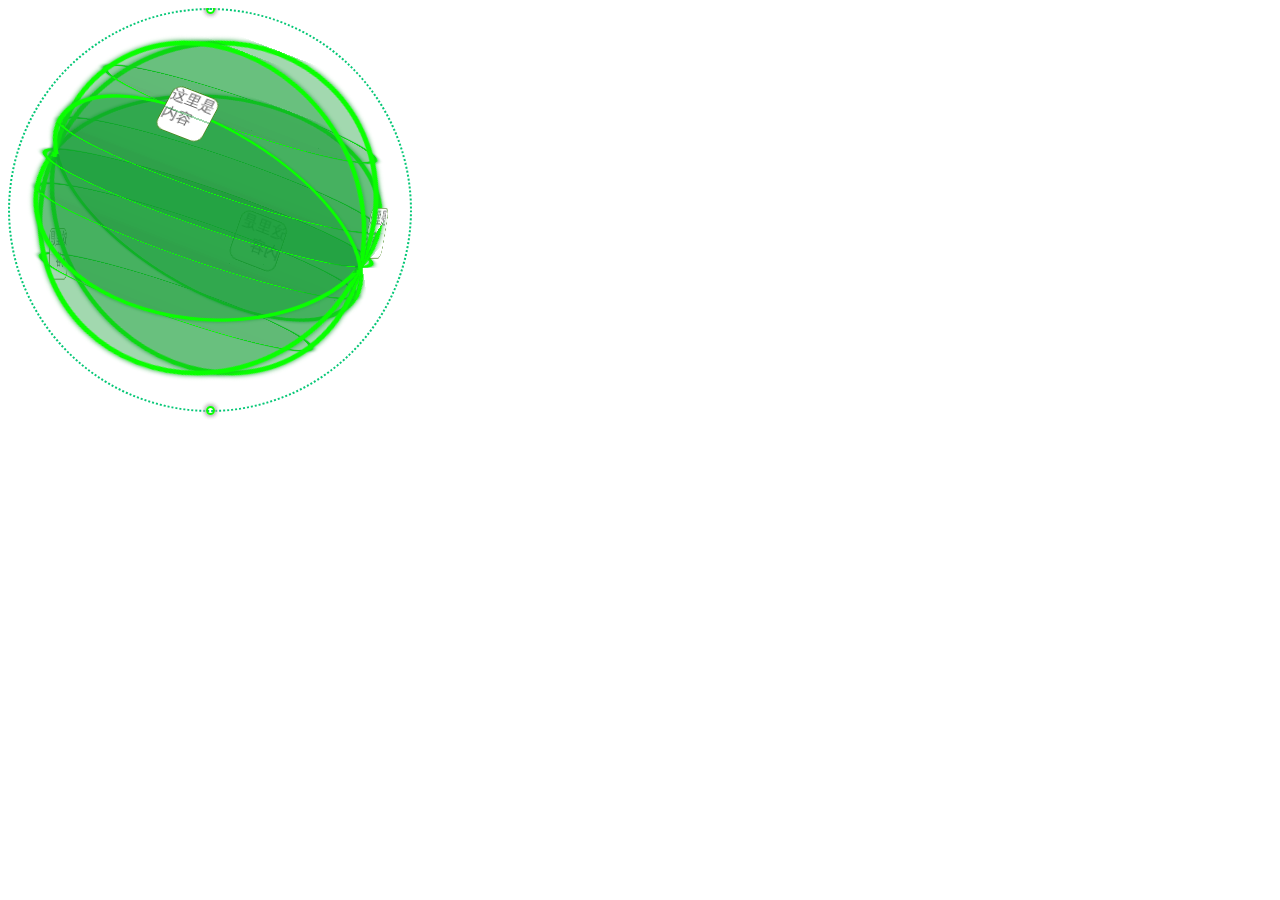
<file: index.html>
<!DOCTYPE html>
<html lang="en">

<head>
    <meta charset="UTF-8">
    <meta name="viewport" content="width=device-width, initial-scale=1.0">
    <meta http-equiv="X-UA-Compatible" content="ie=edge">
    <link href="style/index.css" rel="stylesheet">
    <title>Document</title>
</head>

<body>
    <div class="body">
        <div class="wrap">
            <div class="list">
                <div class="item item1">  
                    <div>这里是内容</div>
                </div>
                <div class="item item2">
                        <div>这里是内容</div>
                </div>
                <div class="item item3">
                        <div>这里是内容</div>
                </div>
                <div class="item item4">
                        <div>这里是内容</div>
                </div>
            </div>
            <div class="biglist">
                <div class="item1"></div>
                <div class="item2"></div>
                <div class="item3"></div>
                <div class="item4"></div>
                <div class="item5"></div>
            </div>
        </div>
        <div class="quan">
            <div class="neiquan">
                <span></span>
                <span></span>
            </div>

        </div>
    </div>
</body>

</html>
</file>
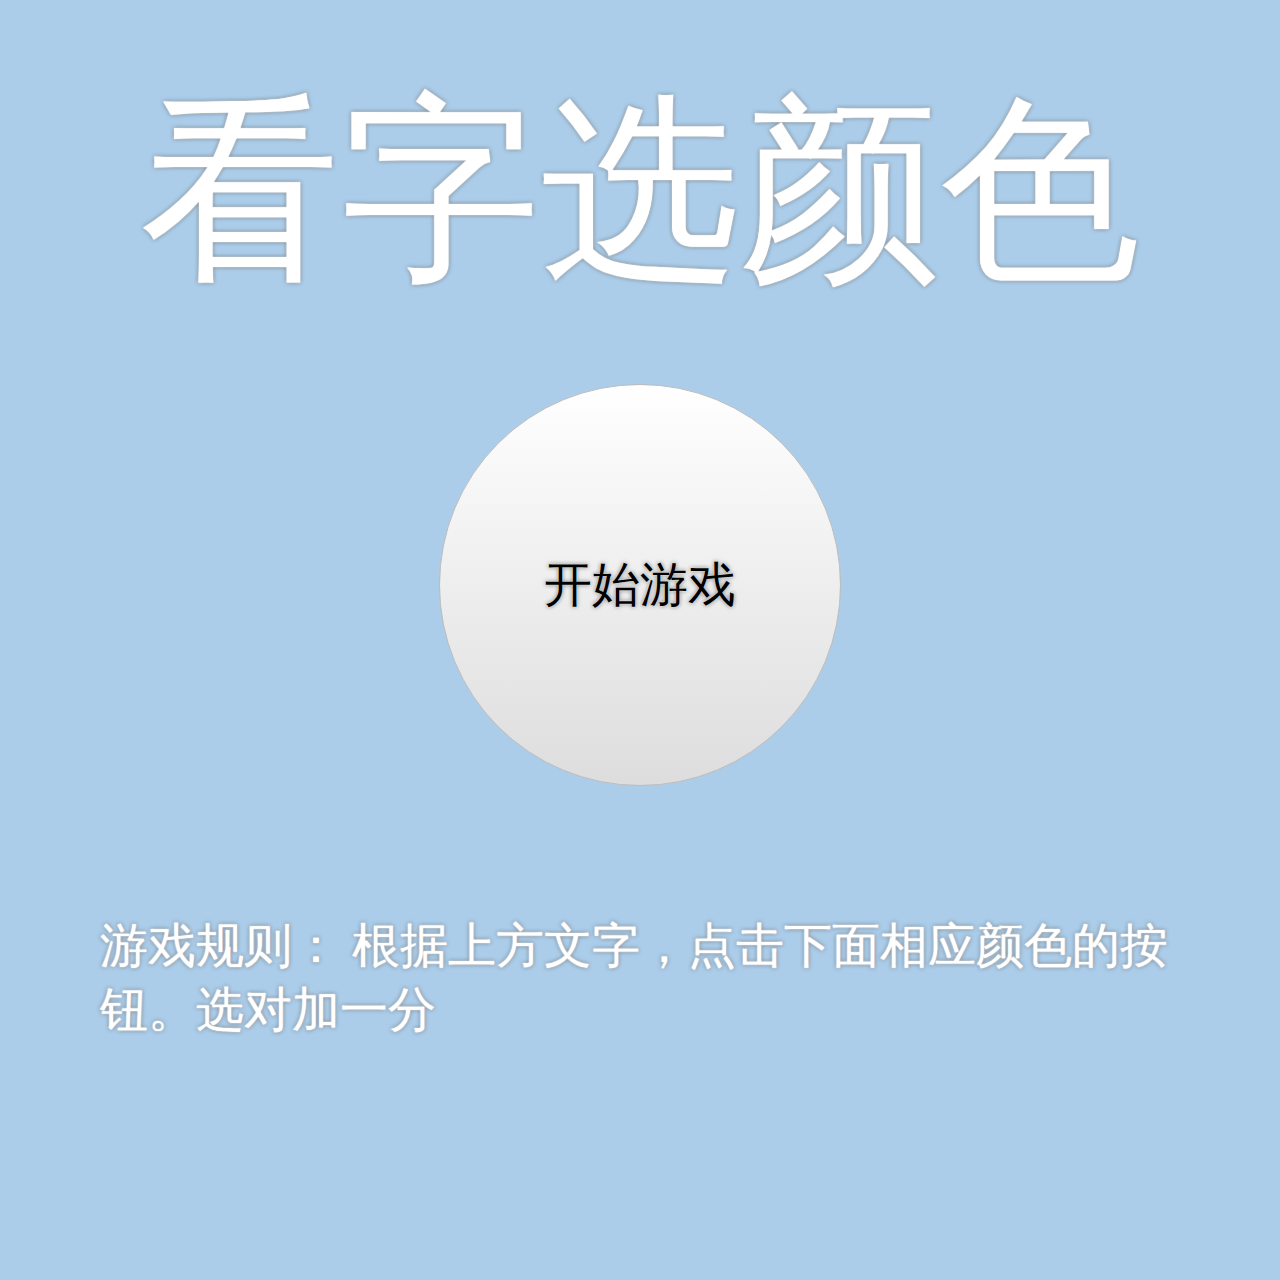
<file: a/index.html>
<!DOCTYPE html>
<html lang="en">

<head>
    <meta charset="UTF-8">
    <meta name="viewport" content="width=device-width, initial-scale=1.0">
    <meta http-equiv="X-UA-Compatible" content="ie=edge">
    <title>看字选颜色</title>
    <link rel="stylesheet" href="css/mian.css">
    <script src="js/dprAuto.js"></script>
    <script src="js/mian.js"></script>
</head>

<body>
    <div class="wrap">
        <div class="content">
            <div class="run">
                <div>
                    <span>剩余时间：
                        <i class="time">0</i>
                    </span>
                    <span>积分：
                        <i class="fen">0</i>
                    </span>
                </div>
                <div class="text">蓝</div>
                <div class="btn">
                    <button>黄</button>
                    <button>黄</button>
                    <button>黄</button>
                    <button>黄</button>
                </div>
            </div>
            <div class="statr">
                <p>看字选颜色</p>
                <p class="on">开始游戏</p>
                <p>

                    游戏规则： 根据上方文字，点击下面相应颜色的按钮。选对加一分
                </p>
            </div>

        </div>
    </div>
    <script>
        (function () {
            statr();
        })()
    </script>
</body>

</html>
</file>
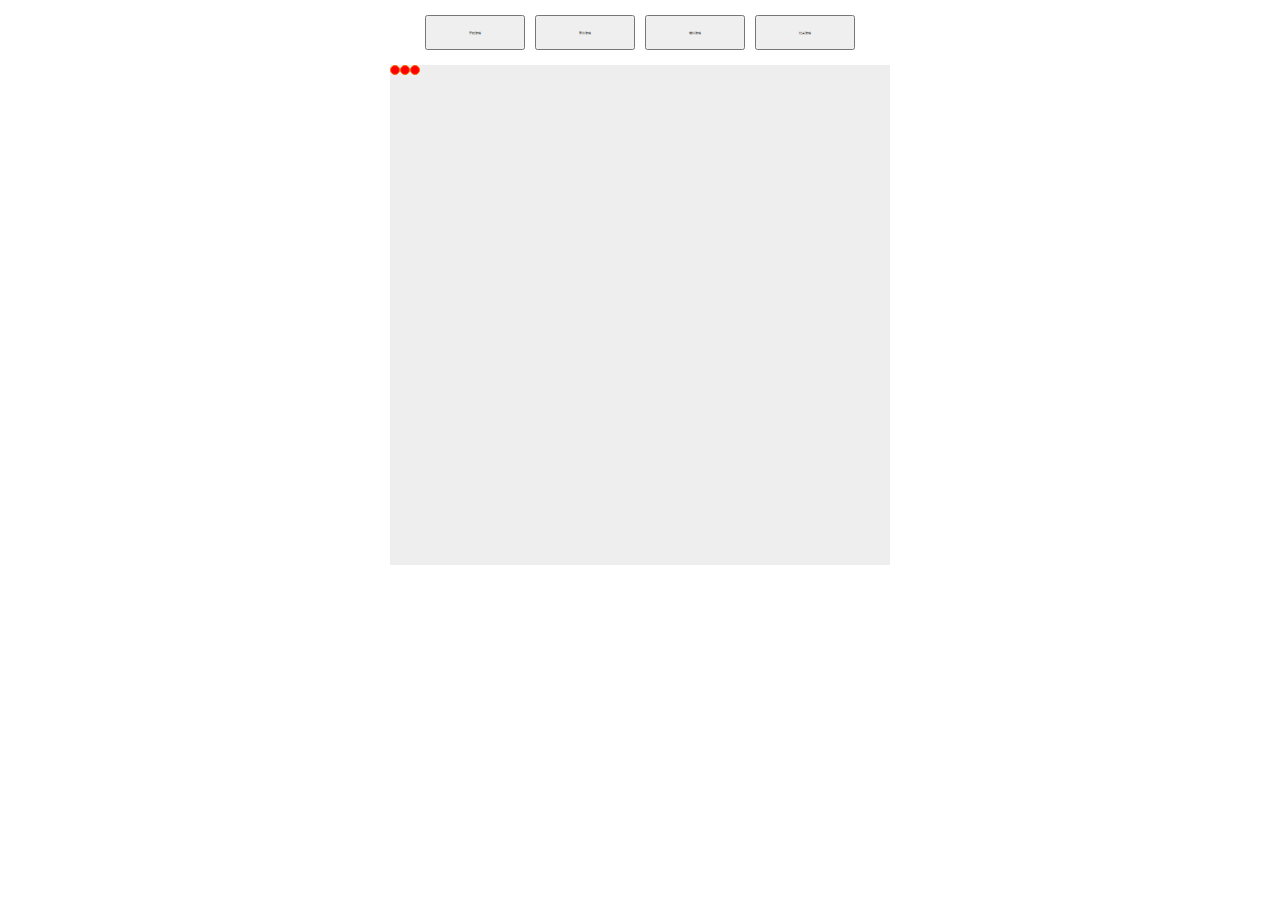
<file: b/index.html>
<!DOCTYPE html>
<html lang="en">

<head>
    <meta charset="UTF-8">
    <meta name="viewport" content="width=device-width, initial-scale=1.0">
    <meta http-equiv="X-UA-Compatible" content="ie=edge">
    <title>Document</title>

    <style>
        html,
        body {
            padding: 0;
            margin: 0;
        }

        #content {
            width: 100%;
        }

        #wrap {
            overflow: hidden;
            display: flex;
            flex-direction: column;
            justify-content: center;
            align-items: center;
            margin: auto;
        }

        #wrap>div {
            overflow: hidden;
            background: #eee;
        }

        #wrap>div>div {
            float: left;
            border: 1px solid #eee;
        }

        /* #wrap>div:nth-child(2n) {
            background: #fff;
        } */

        #wrap>div>div:nth-child(2n) {
            background: #eee;
        }

        #wrap>div>div:nth-child(2n+1) {
            background: #eee;
        }

        #wrap>div>div.bug {
            background: red;
            border-color: #f60;
            border-radius: 50%;
        }

        #wrap>div>div.buga {
            background: #f60;
        }

        #btn {
            width: 100%;
            display: flex;
            justify-content: center;
            align-items: center;
            height: 100%;
            line-height: 50px;
            margin: 10px auto;
        }

        #btn>button {
            margin: 5px;
            font-size:.20rem;
        }

        #dir {
            display: flex;
            justify-content: center;
            align-items: center
        }

        #dir button {
            width: 2rem;
            height: 2rem;
            margin: 10px 0;
            border-radius: 50%;
            font-size: .5rem;
            text-shadow: 0 0 5px #fff, 0 0 2px #000;
            border: 1px solid #ccc;
            background: linear-gradient(#fff, #eee);

        }

        #dir button:hover,
        #dir button:active {
            box-shadow: 0 0 5px #666, 0 0 5px #fff, 0 0 5px #ccc;
            background: linear-gradient(#eee, #fff);
        }

        #dir div:first-of-type {
            display: flex;
            flex-direction: column;
            justify-content: space-around;
        }
    </style>

</head>

<body>
    <div id="content">
        <div id="btn">
            <button>开始游戏</button>
            <button>暂停游戏</button>
            <button>继续游戏</button>
            <button>结束游戏</button>
        </div>
        <div id="wrap">
            <!--这里是游戏地图数据-->
        </div>
        <div id="dir">

            <button>左</button>
            <div>
                <button>上</button>
                <button>下</button>
            </div>
            <button>右</button>
        </div>
    </div>

    <script src="js/mian.js"></script>
</body>

</html>
</file>
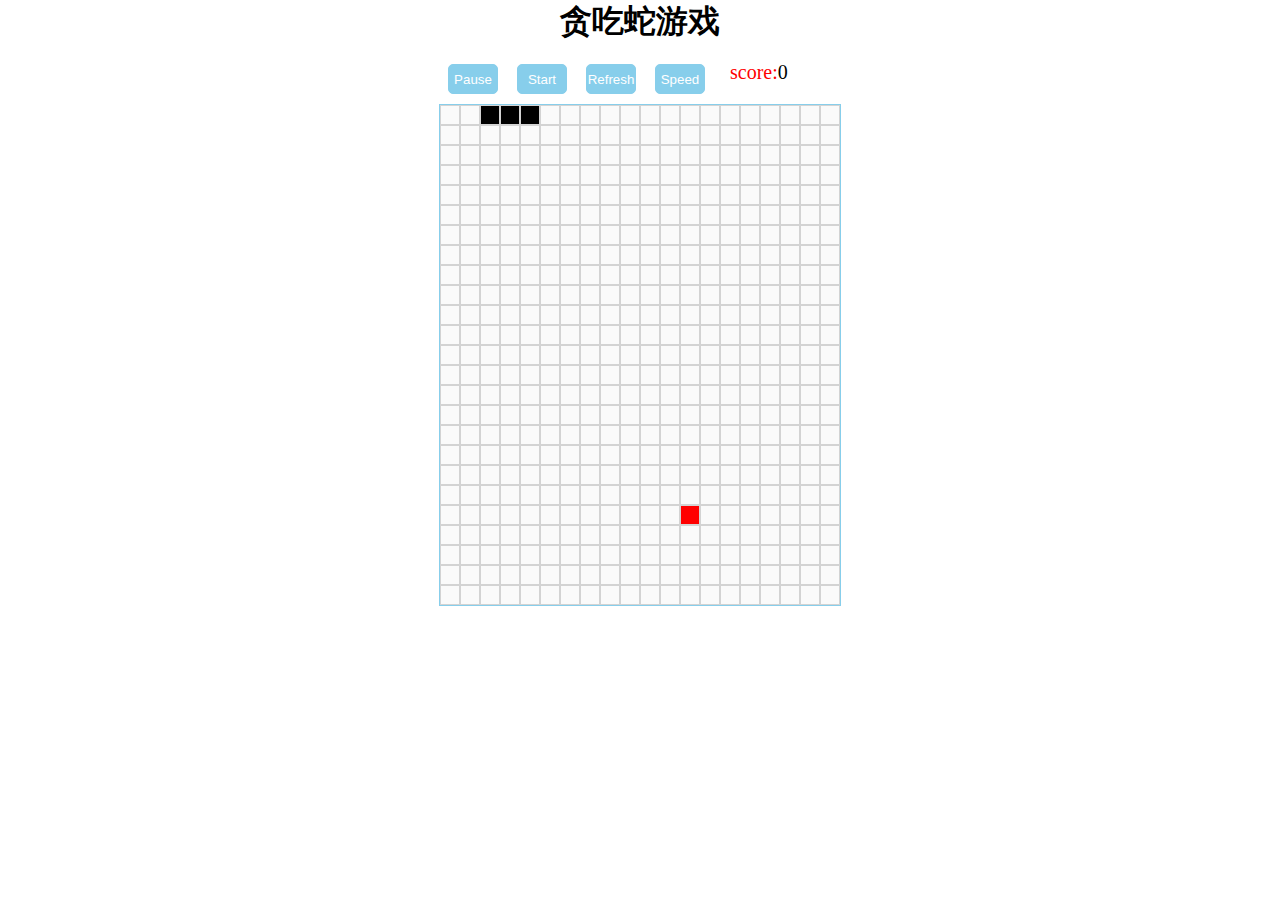
<file: b/aaa.html>
<html>

<head>
    <meta charset="utf-8">
    <meta http-equiv="Content-Type" content="text/html; charset=gbk">
    <title>贪吃蛇游戏</title>

    <style type="text/css">
        * {
            margin: 0;
            padding: 0;
        }

        .wrap {
            width: 600px;
            margin: 0 auto;
            position: relative;
        }

        p {
            position: absolute;
            left: 65%;
            top: 10%;
        }

        h1 {
            text-align: center;
            margin-bottom: 20px;
        }

        #score {
            text-align: center;
            font-size: 20px;
        }

        #snake_map {
            margin: 0 auto;
            border: 1px solid skyblue;
        }

        /*行样式*/
        .row {
            height: 20px;
        }

        /*列样式*/
        .col {
            height: 20px;
            width: 20px;
            box-sizing: border-box;
            border: 1px solid lightgray;
            background: rgb(250, 250, 250);
            float: left;
        }

        .activeSnake {
            background: black;
        }

        .egg {
            background: red;
        }

        #Pause {
            margin-left: 18%;
            border: 1px solid skyblue;
            color: white;
            background: skyblue;
            width: 50px;
            height: 30px;
            margin-bottom: 10px;
            border-radius: 5px;
        }

        #Start,
        #Refresh,
        #Speed {
            border: 1px solid skyblue;
            background: skyblue;
            color: white;
            width: 50px;
            height: 30px;
            border-radius: 5px;
            margin-left: 15px;
        }
    </style>


</head>

<body>
    <div class="wrap">
        <h1>贪吃蛇游戏</h1>
        <!-- 记录吃了多少个蛋 -->
        <p style="font-size:20px;color:red"> score:<span id="score" style="color:black">0</span> </p>
        <!-- 暂停按钮 -->
        <input id="Pause" type="button" name="name" value="Pause">
        <!-- 开始按钮 -->
        <input id="Start" type="button" name="name" value="Start">
        <!-- 刷新(重新开始游戏) -->
        <input id="Refresh" type="button" name="name" value="Refresh">
        <!-- 加速按钮 -->
        <input id="Speed" type="button" name="name" value="Speed">
        <!-- 贪吃蛇的行走路径地图 -->
        <div id="snake_map">

        </div>
    </div>
</body>


<script type="text/javascript">
    //获取分数标签
    var score = document.getElementById('score');
    // 获取路径地图标签
    var map = document.getElementById('snake_map');
    // 为了灵活的设置地图的大小,以下设置两个变量
    // 用于存储行数和列数(即方格的个数)
    var rowNumber = 25; // 行数
    var columnNumber = 20; // 列数;
    var mapWidth = columnNumber * 20 + 'px'; // 地图的宽
    var mapHeight = rowNumber * 20 + 'px'; // 地图的高
    map.style.width = mapWidth;
    map.style.height = mapHeight; // 设置地图宽高
    // 创建一个二维数组,用来记录地图上的所有div的位置
    var snakeDIVPosition = [];
    // 通过双层for循环来创建地图元素
    for (var i = 0; i < rowNumber; i++) {
        // 创建行div
        var rowDIV = document.createElement('div');
        // 设置div样式
        rowDIV.className = 'row';
        // 将行div添加到路径地图map中
        map.appendChild(rowDIV);
        // 创建一个行级数组,用来存储当前行中的每个方块div
        var rowArray = [];
        for (var j = 0; j < columnNumber; j++) {
            // 创建每一行中的方块div
            var columnDIV = document.createElement('div');
            // 设置css样式
            columnDIV.className = 'col';
            // 将方块DIV添加到当前行中
            rowDIV.appendChild(columnDIV);
            // 同时将方块添加到行数组中
            rowArray.push(columnDIV);
        }
        // 当前内层循环结束,将行数组添加到二维数组中
        snakeDIVPosition.push(rowArray);
    }

    // 创建蛇模型
    // 创建一个一维数组,用来存储蛇身所占的div
    var snake = [];
    // 固定蛇身起始长度为3个div
    for (var i = 0; i < 3; i++) {
        // 为蛇身设置不同颜色的div
        snakeDIVPosition[0][i].className = 'col activeSnake';
        // 存储在蛇身数组中
        snake[i] = snakeDIVPosition[0][i];
    }
    // 定义变量来控制蛇
    var x = 2;
    var y = 0; // 蛇头的起始位置偏移量
    var scoreCount = 0; // 分数计数器,即吃了多少个蛋
    var eggX = 0; // 记录蛋所在的行位置
    var eggY = 0; // 记录蛋所在的列位置;

    var direction = 'right'; // 记录蛇移动的方向,初始为向右
    var changeDir = true; // 判断是否需要改变蛇的移动方向
    var delayTimer = null; // 延迟定时器

    // 添加键盘事件监听方向键来改变蛇的移动方向
    document.onkeydown = function (event) {
        // 先判断是否需要改变方向,true表示需要,false表示不需要
        if (!changeDir) {
            return; // return空表示直接结束函数,后续代码不执行
        }
        event = event || window.event;
        // 为了合理处理蛇的移动,需要判断蛇头和蛇身
        // 假设蛇向右移动,点方向键左,右键都不需要做出响应
        if (direction == 'right' && event.keyCode == 37) {
            return; // 终止事件执行
        }
        if (direction == 'left' && event.keyCode == 39) {
            return;
        }
        if (direction == 'up' && event.keyCode == 40) {
            return;
        }
        if (direction == 'down' && event.keyCode == 38) {
            return;
        }
        // 我们通过keyCode确定蛇要移动的方向
        switch (event.keyCode) {
            case 37:
                direction = 'left'; // 向左
                break;
            case 38:
                direction = 'up'; // 向上;
                break;
            case 39:
                direction = 'right'; // 向右
                break;
            case 40:
                direction = 'down'; // 向下
                break;
        }
        changeDir = false;
        delayTimer = setTimeout(function () {
            // 设置是否需要改变方向
            changeDir = true;
        }, 300);
    };

    // 开始设置蛇移动逻辑
    // 蛇移动函数
    function snakeMove() {
        // 根据上面设置的方向来设置蛇头的位置
        switch (direction) {
            case 'left':
                x--;
                break;
            case 'right':
                x++;
                break;
            case 'up':
                y--;
                break;
            case 'down':
                y++;
                break;
        };
        // 判断是否游戏结束
        if (x < 0 || y < 0 || x >= columnNumber || y >= rowNumber) {
            alert('Game Over!!!');
            // 结束蛇移动的定时器
            clearInterval(moveTimer);
            return; // 终止键盘事件;
        }
        // 如果蛇吃到自己,也要结束游戏
        for (var i = 0; i < snake.length; i++) {
            // 将此时蛇头移动后的位置与之前左右的组成蛇的div的位置进行比较,如果相同则说明吃到自己,游戏结束
            if (snake[i] == snakeDIVPosition[y][x]) {
                alert('Game over!!!');
                clearInterval(moveTimer);
                return;
            };
        }
        // 判断蛇头移动的位置是否有蛋
        if (eggX == x && eggY == y) {
            snakeDIVPosition[eggY][eggX].className = 'col activeSnake';
            snake.push(snakeDIVPosition[eggY][eggX]); // 加入蛇身
            scoreCount++; // 记录分数
            // 更新当前的分数
            score.innerHTML = scoreCount;
            // 随机产生一个新的蛋
            createNewEgg();
        } else {
            // 设置蛇碰不到蛋的逻辑
            // 让蛇移动
            // 蛇尾去掉蛇自身的颜色,变成格子的颜色
            snake[0].className = 'col';
            // 将蛇尾div从数组中移除
            snake.shift();
            // 定位到的新的蛇头加入到蛇数组中
            snakeDIVPosition[y][x].className = 'col activeSnake';
            snake.push(snakeDIVPosition[y][x]);
        };
    };

    var moveTimer = setInterval('snakeMove()', 300);


    // 定义一个生成min,max之间的随机数函数
    function random(min, max) {
        return Math.floor(Math.random() * (max - min + 1) + min);
    };



    function createNewEgg() {
        // 随机出新的egg的下标的x和y值
        eggX = random(0, columnNumber - 1);
        eggY = random(0, rowNumber - 1);

        // 判断如果随机产生的蛋与蛇身重合,就重新随机产生一个蛋
        if (snakeDIVPosition[eggY][eggX].className == 'col activeSnake') {
            createNewEgg(); // 重新随机新的egg
        } else {
            snakeDIVPosition[eggY][eggX].className = 'col egg';
        }
    };

    createNewEgg(); // 在游戏开始的时候生成新的egg

    var pause = document.getElementById('Pause');
    var start = document.getElementById('Start');
    var refresh = document.getElementById('Refresh');
    var speed = document.getElementById('Speed');
    // 添加暂停按钮
    pause.onclick = function () {
        clearInterval(moveTimer);
    };
    // 添加开始按钮
    start.onclick = function () {
        clearInterval(moveTimer);
        moveTimer = setInterval('snakeMove()', speed1);
    };
    // 添加刷新按钮
    refresh.onclick = function () {
        window.location.reload();
    };
    // 添加加速按钮
    var speed1 = 300;
    speed.onclick = function () {
        speed1 -= 20;
        clearInterval(moveTimer);
        moveTimer = setInterval('snakeMove()', speed1);
    };
</script>


</html>
</file>
<file: style/index.css>
@keyframes a-rotate{0%{transform:rotateZ(0deg)}100%{transform:rotateZ(360deg)}}@keyframes b-rotate{0%{transform:rotateX(90deg) rotateY(0deg) rotateZ(0deg)}100%{transform:rotateX(90deg) rotateY(360deg) rotateZ(0deg)}}@keyframes quan-rotate{0%{transform:rotateZ(0deg)}100%{transform:rotateZ(360deg)}}@keyframes neiquan-rotate{0%{transform:rotateZ(0deg)}100%{transform:rotateZ(-360deg)}}.body{position:relactive;transform-style:preserve-3d}.wrap{width:400px;height:400px;margin:0 auto;position:absolute;transform-style:preserve-3d;transform:rotateY(-110deg) rotateX(110deg)}.wrap .list{position:absolute;top:0;left:0;right:0;bottom:0;margin:auto;width:350px;height:350px;border-radius:50%;transform-style:preserve-3d;transform:rotateZ(0deg);animation:a-rotate 20s infinite linear}.wrap .list .item{position:absolute;top:0;left:0;right:0;bottom:0;margin:auto;background:rgba(25,100,44,0.1);border-radius:50%;border:5px solid #09ff00;box-shadow:0 0 5px #1fa33b;transform-style:preserve-3d}.wrap .list .item>div{position:absolute;margin:auto;width:50px;height:50px;background:#fff;border:1px solid #4b8821;color:#666;border-radius:10px}.wrap .list .item1{width:80%;height:80%;transform:translateZ(100px);animation:itme1 5s infinite linear}@keyframes itme1{0%{transform:translateZ(100px)}50%{transform:translateZ(80px)}100%{transform:translateZ(100px)}}.wrap .list .item1>div{top:0;bottom:0;right:-40px;transform:rotateY(62deg) rotateZ(-90deg)}.wrap .list .item2{width:95%;height:95%;transform:translateZ(35px);animation:itme2 5s infinite linear}@keyframes itme2{0%{transform:translateZ(35px)}50%{transform:translateZ(28px)}100%{transform:translateZ(35px)}}.wrap .list .item2>div{top:-30px;left:-40px;right:0;transform:rotateX(260deg) rotateY(180deg)}.wrap .list .item3{width:95%;height:95%;transform:translateZ(-35px);animation:itme3 5s infinite linear}@keyframes itme3{0%{transform:translateZ(-35px)}50%{transform:translateZ(-28px)}100%{transform:translateZ(-35px)}}.wrap .list .item3>div{top:0;bottom:0;left:-40px;transform:rotateX(270deg) rotateY(-90deg)}.wrap .list .item4{width:80%;height:80%;transform:translateZ(-100px);animation:itme4 5s infinite linear}@keyframes itme4{0%{transform:translateZ(-100px)}50%{transform:translateZ(-80px)}100%{transform:translateZ(-100px)}}.wrap .list .item4>div{bottom:-27px;left:-40px;right:0;transform:rotateX(250deg)}.wrap .biglist{position:absolute;top:0;left:0;right:0;bottom:0;margin:auto;width:350px;height:350px;transform-style:preserve-3d;animation:b-rotate 20s infinite linear}.wrap .biglist>div{position:absolute;top:0;left:0;right:0;bottom:0;margin:auto;border-radius:50%;border:5px solid #09ff00;box-shadow:0 0 5px #1fa33b;font-size:100px;background:rgba(15,155,50,0.388)}.wrap .biglist .item1{transform:rotateY(0deg)}.wrap .biglist .item2{transform:rotateY(36deg)}.wrap .biglist .item3{transform:rotateY(72deg)}.wrap .biglist .item4{transform:rotateY(108deg)}.wrap .biglist .item5{transform:rotateY(144deg)}.quan{position:absolute;top:0;left:0;margin:auto;width:400px;height:400px;border-radius:50%;border:2px dotted #05c776;transform:rotate(0deg);animation:quan-rotate 25s infinite linear}.quan .neiquan{position:absolute;top:0;left:0;margin:auto;width:400px;height:400px;border-radius:50%;animation:neiquan-rotate 10s infinite linear}.quan .neiquan span{position:absolute;left:0;right:0;margin:auto;width:5px;height:5px;border:2px solid #09ff00;box-shadow:0 0 5px #ccc,0 0 5px #666,0 0 5px #ddd;border-radius:50%}.quan .neiquan span:last-child{bottom:-5px}.quan .neiquan span:first-child{top:-5px}
</file>
<file: a/css/mian.css>
html,body{padding:0;margin:0;height:100%}.wrap{width:100%;min-width:6.4rem;min-height:6.4rem;height:100%;font-size:.24rem;color:#fff}i{font-style:normal}.content{height:100%;margin:auto;position:relative;text-shadow:0 0 2px #fff,0 0 4px #666}.content .none{display:none}.content .statr{width:100%;height:100%;background:#abcdea;overflow:hidden;position:absolute;top:0;left:0}.content .statr p{height:30%;display:flex;place-items:center;place-content:center;margin:0 .5rem}.content .statr p:first-child{font-size:1rem}.content .statr .on{width:2rem;height:2rem;border-radius:50%;margin:auto;background:linear-gradient(#fff, #ddd);border:1px solid #bcbcbc;color:#000}.content .statr .on:hover{box-shadow:0 0 5px #000;cursor:pointer}.content .run{width:100%;height:100%;background:#abcdea;overflow:hidden}.content .run div{display:flex;align-items:center;justify-content:center}.content .run div:first-child{height:20%;display:flex;justify-content:space-around}.content .run div:last-child{height:20%}.content .run div:last-child>*{width:20%;height:.5rem;margin:.05rem;font-size:.3rem;text-shadow:0 0 2px #fff,0 0 4px #666}.content .run div:nth-child(2){height:40%;font-size:1rem;text-shadow:0 0 2px #fff,0 0 4px #000,0 0 6px #fff}
</file>
